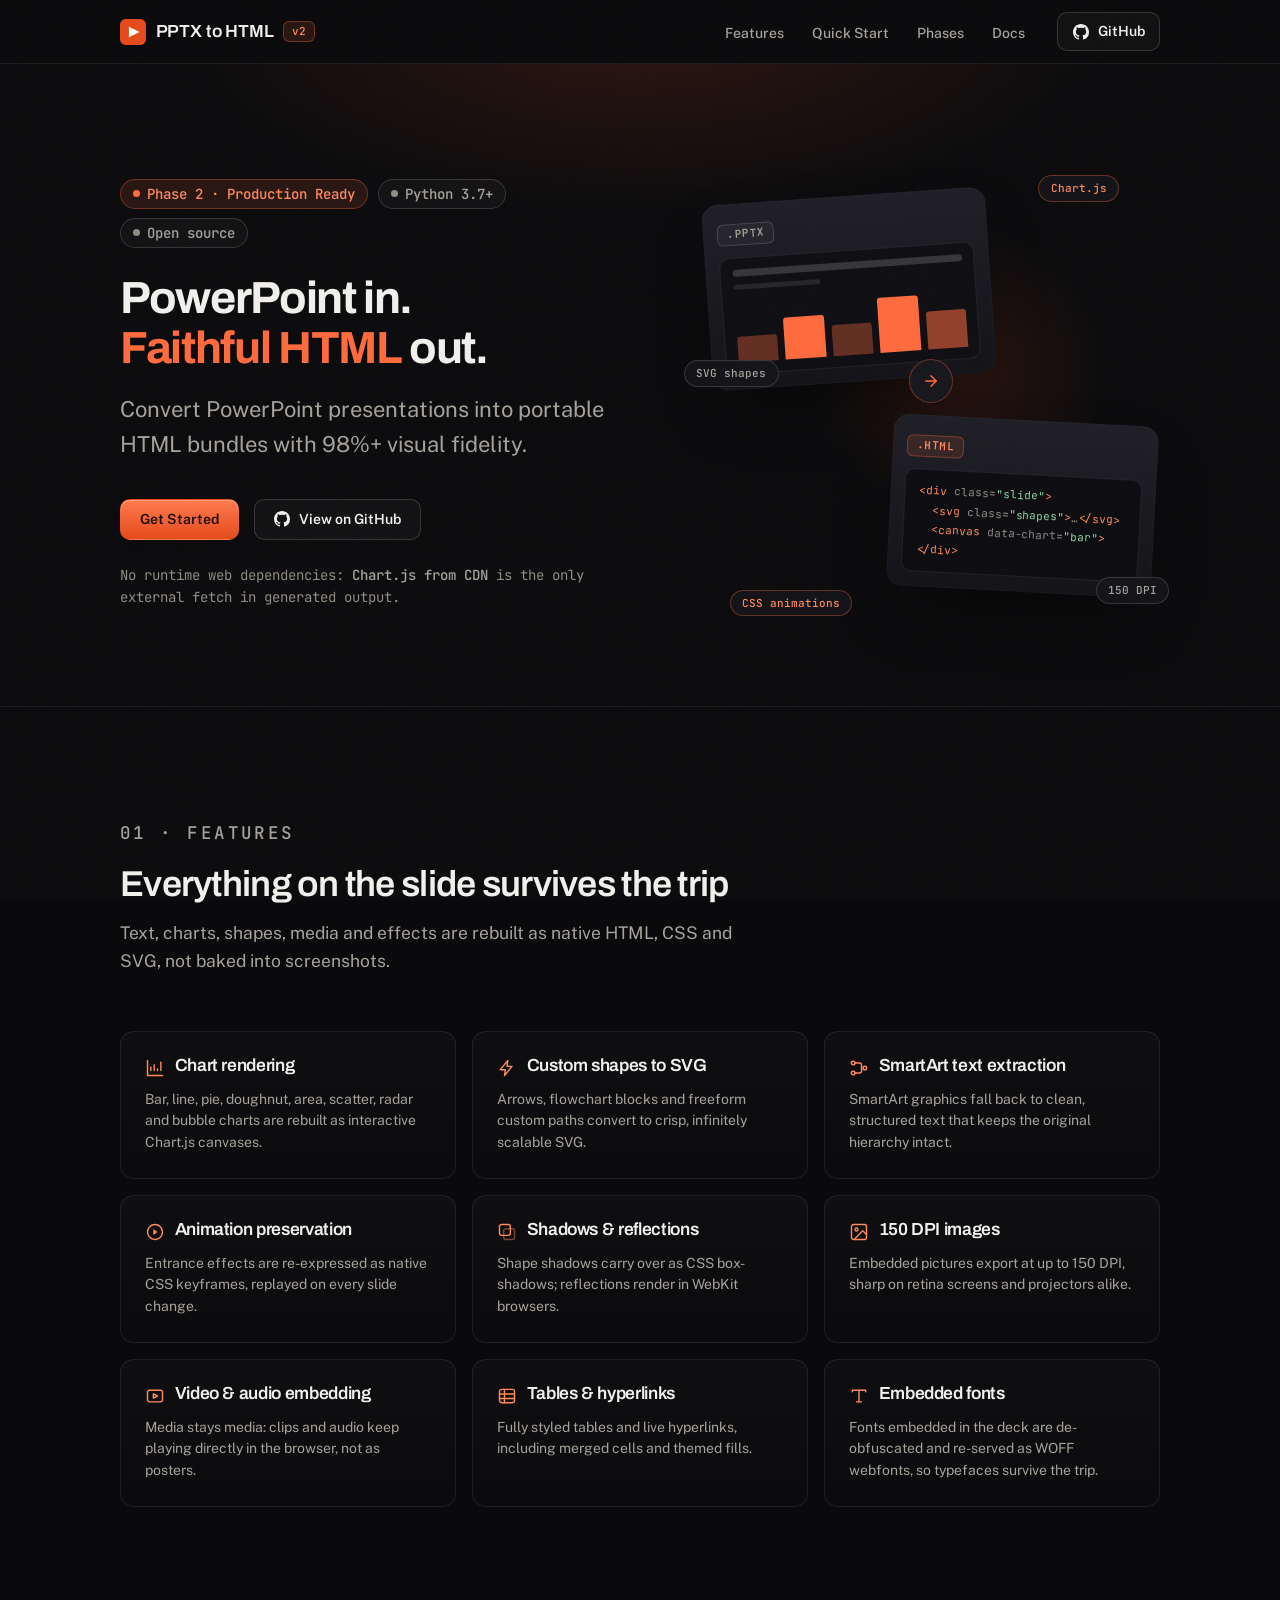
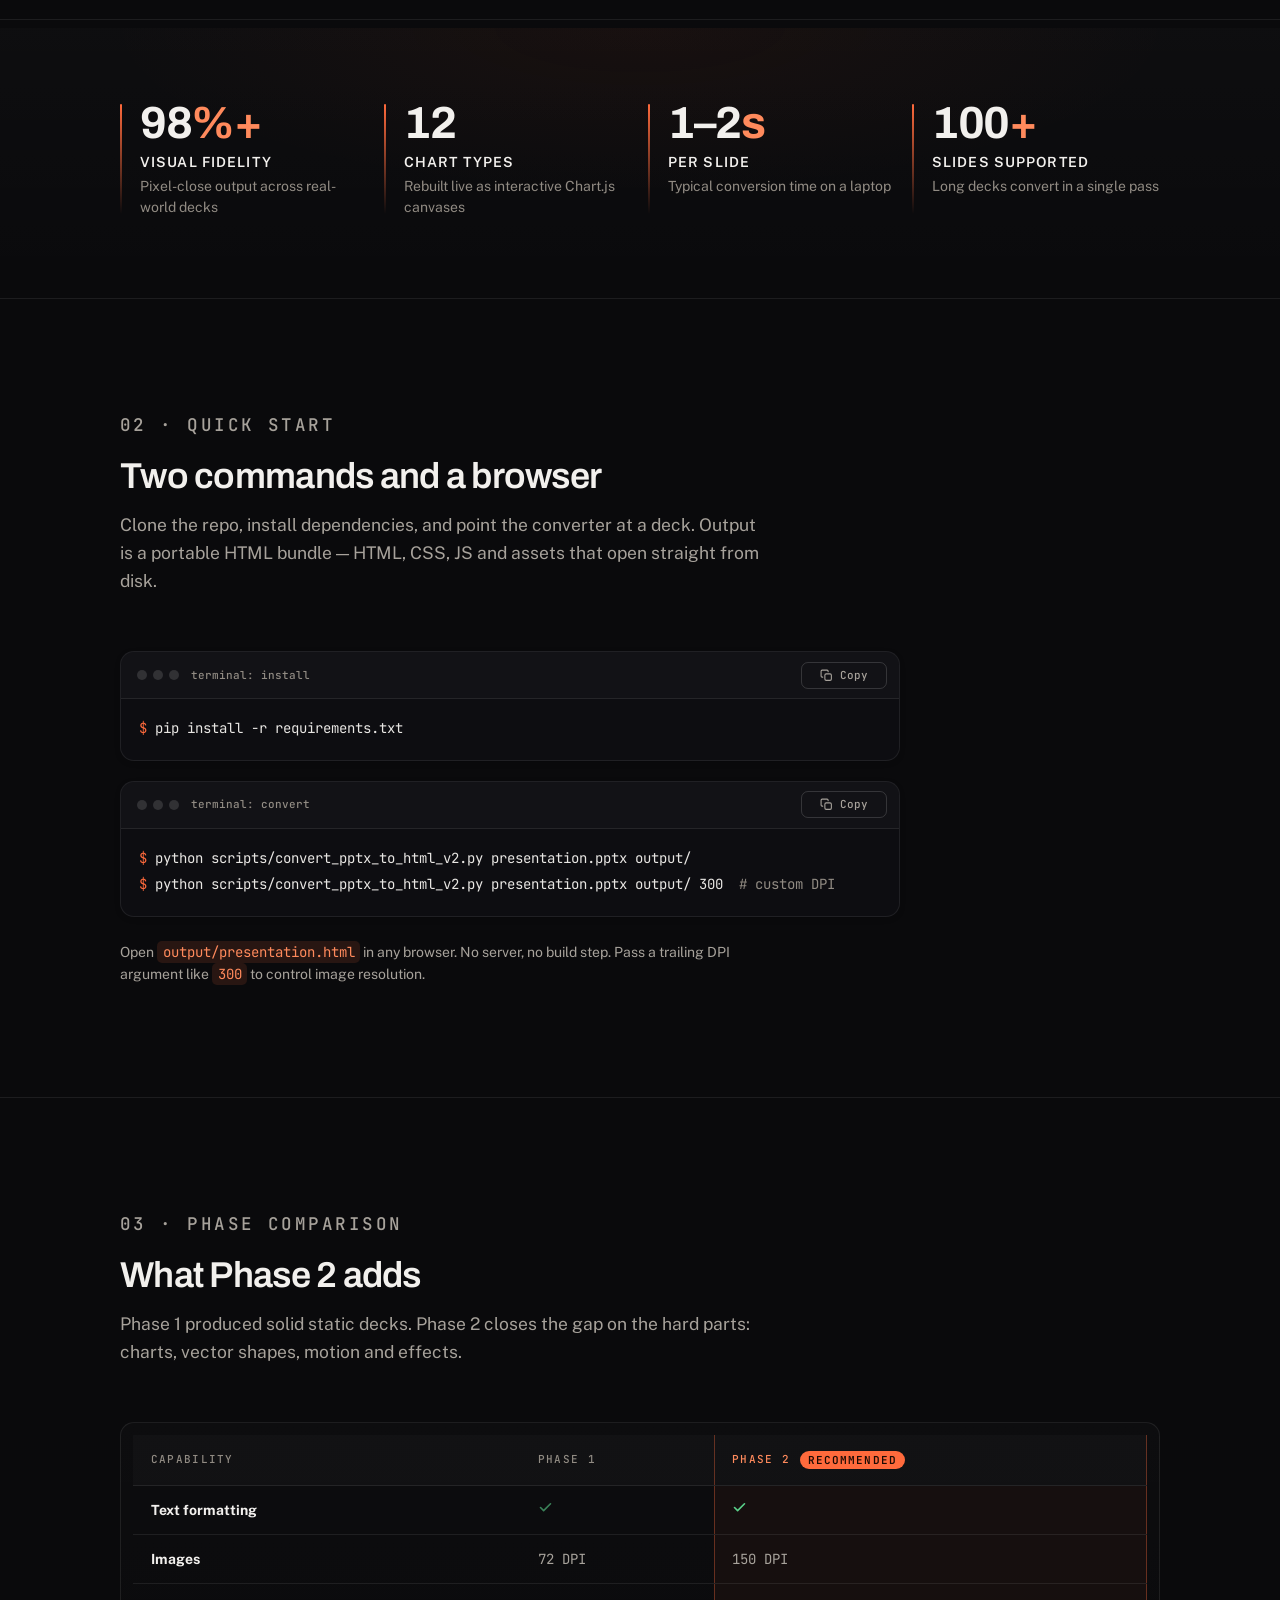
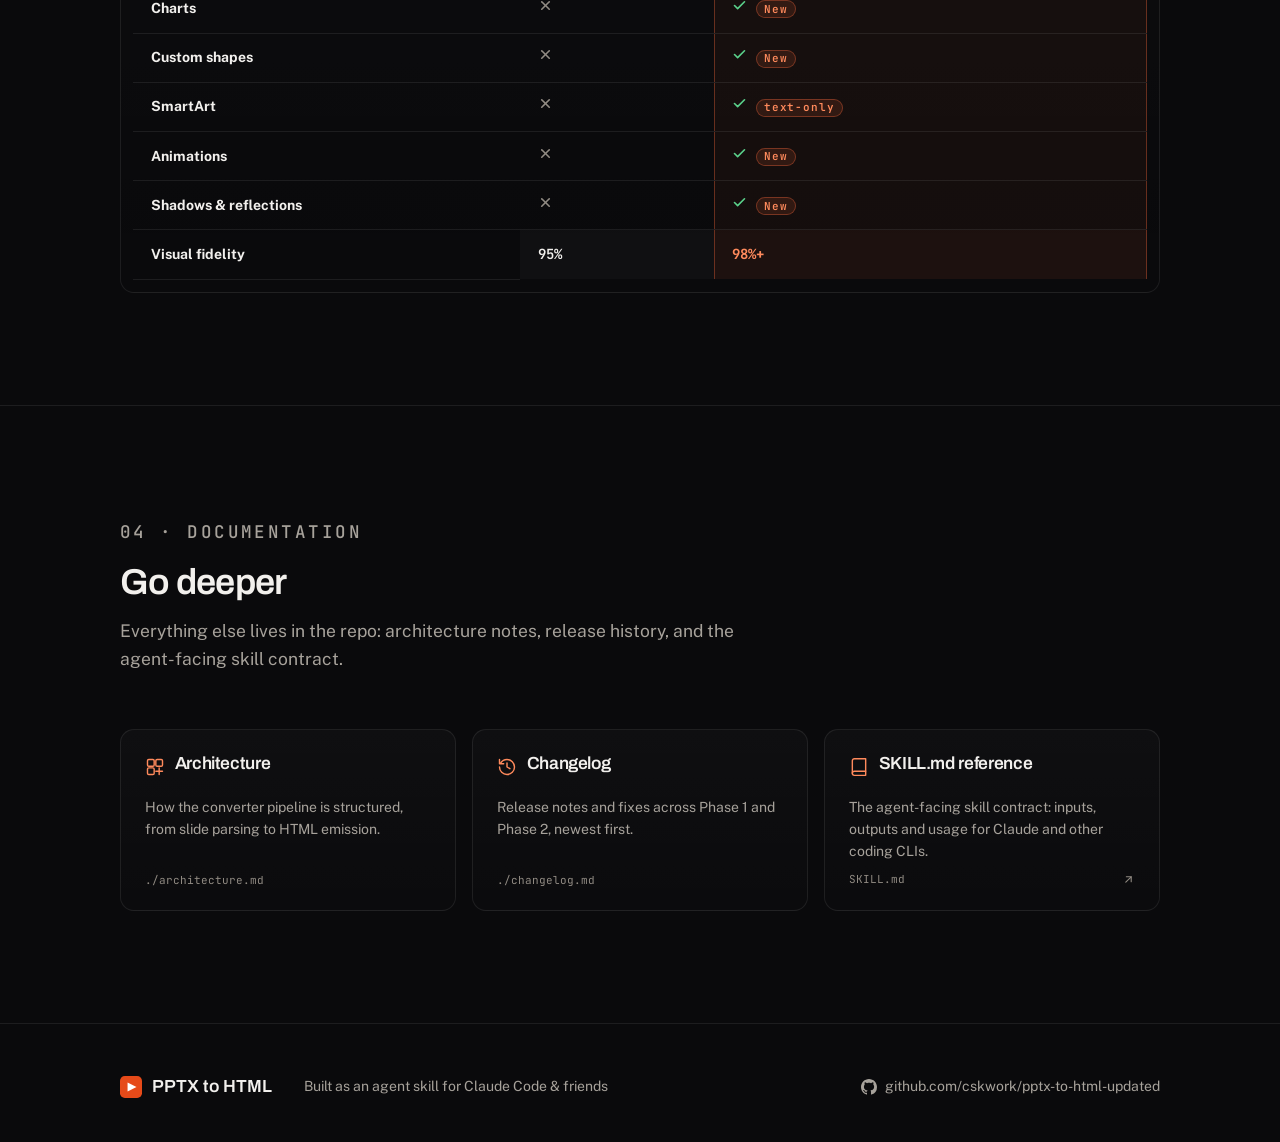
<file: docs/index.html>
<!DOCTYPE html>
<html lang="en">
<head>
  <meta charset="utf-8">
  <meta name="viewport" content="width=device-width, initial-scale=1">
  <title>PPTX to HTML — Faithful HTML from PowerPoint, 98%+ visual fidelity</title>
  <meta name="description" content="A Python agent skill that converts PowerPoint .pptx presentations into faithful HTML bundles with 98%+ visual fidelity. Charts, shapes, animations, embedded fonts, media and effects included.">
  <meta name="color-scheme" content="dark">
  <meta name="theme-color" content="#0a0a0c">
  <link rel="canonical" href="https://cskwork.github.io/pptx-to-html-updated/">

  <meta property="og:type" content="website">
  <meta property="og:title" content="PPTX to HTML — Faithful HTML from PowerPoint">
  <meta property="og:description" content="Convert PowerPoint presentations into faithful HTML bundles with 98%+ visual fidelity.">
  <meta property="og:url" content="https://cskwork.github.io/pptx-to-html-updated/">
  <meta name="twitter:card" content="summary">
  <meta name="twitter:title" content="PPTX to HTML — Faithful HTML from PowerPoint">
  <meta name="twitter:description" content="Convert PowerPoint presentations into faithful HTML bundles with 98%+ visual fidelity.">

  <link rel="icon" href="data:image/svg+xml,%3Csvg xmlns='http://www.w3.org/2000/svg' viewBox='0 0 32 32'%3E%3Crect width='32' height='32' rx='7' fill='%23E64A19'/%3E%3Cpath d='M11 9.5l13 6.5-13 6.5z' fill='white'/%3E%3C/svg%3E">

  <link rel="preconnect" href="https://fonts.googleapis.com">
  <link rel="preconnect" href="https://fonts.gstatic.com" crossorigin>
  <link href="https://fonts.googleapis.com/css2?family=Archivo:wght@500;600;700&family=JetBrains+Mono:wght@400;500;600&family=Public+Sans:wght@400;500;600&display=swap" rel="stylesheet">

  <noscript><style>.reveal{opacity:1 !important;transform:none !important}</style></noscript>

  <style>
    /* ============================================================
       Design tokens
       ============================================================ */
    :root {
      --bg: #0a0a0c;
      --surface: #121217;
      --surface-2: #16161c;
      --border: rgba(255, 255, 255, 0.08);
      --border-strong: rgba(255, 255, 255, 0.15);
      --text: #f2f0ed;
      --text-muted: #a7a29b;
      --text-faint: #918b83;
      --accent: #ff6a3c;
      --accent-bright: #ff8a5c;
      --accent-deep: #e64a19;
      --accent-soft: rgba(255, 106, 60, 0.12);
      --accent-border: rgba(255, 106, 60, 0.35);
      --green: #5ad08a;
      --font-display: 'Archivo', 'Public Sans', system-ui, sans-serif;
      --font-body: 'Public Sans', system-ui, -apple-system, 'Segoe UI', sans-serif;
      --font-mono: 'JetBrains Mono', 'SFMono-Regular', Consolas, monospace;
      --radius: 14px;
      --header-h: 64px;
      --container: 1120px;
    }

    /* ============================================================
       Base
       ============================================================ */
    *, *::before, *::after { box-sizing: border-box; }

    html {
      scroll-behavior: smooth;
      -webkit-text-size-adjust: 100%;
    }

    body {
      margin: 0;
      background: var(--bg);
      color: var(--text);
      font-family: var(--font-body);
      font-size: 17.5px;
      line-height: 1.6;
      -webkit-font-smoothing: antialiased;
    }

    /* subtle grain over everything, purely decorative */
    body::after {
      content: "";
      position: fixed;
      inset: 0;
      z-index: 2147483000;
      pointer-events: none;
      opacity: 0.035;
      background-image: url("data:image/svg+xml;utf8,%3Csvg xmlns='http://www.w3.org/2000/svg' width='120' height='120'%3E%3Cfilter id='n'%3E%3CfeTurbulence type='fractalNoise' baseFrequency='0.9' numOctaves='2' stitchTiles='stitch'/%3E%3C/filter%3E%3Crect width='100%25' height='100%25' filter='url(%23n)'/%3E%3C/svg%3E");
    }

    ::selection { background: var(--accent-deep); color: #fff; }

    h1, h2, h3 {
      font-family: var(--font-display);
      letter-spacing: -0.02em;
      line-height: 1.1;
      margin: 0;
    }

    p { margin: 0; }

    a { color: var(--accent-bright); text-decoration: none; }

    :is(a, button, [tabindex]):focus-visible {
      outline: 2px solid var(--accent);
      outline-offset: 3px;
      border-radius: 6px;
    }

    .container {
      max-width: var(--container);
      margin-inline: auto;
      padding-inline: clamp(1.25rem, 5vw, 2.5rem);
    }

    .sr-only {
      position: absolute;
      width: 1px; height: 1px;
      margin: -1px; padding: 0;
      overflow: hidden;
      clip: rect(0 0 0 0);
      white-space: nowrap;
      border: 0;
    }

    .skip-link {
      position: fixed;
      top: 12px; left: 12px;
      z-index: 2147483600;
      padding: 0.6rem 1rem;
      background: var(--accent);
      color: #1c0a04;
      font-weight: 600;
      font-size: 14px;
      line-height: 1.5;
      border-radius: 8px;
      transform: translateY(-300%);
      transition: transform 0.2s ease;
    }
    .skip-link:focus { transform: none; }

    [id] { scroll-margin-top: calc(var(--header-h) + 1.25rem); }

    /* ============================================================
       Buttons
       ============================================================ */
    .btn {
      display: inline-flex;
      align-items: center;
      gap: 0.55rem;
      padding: 0.72rem 1.2rem;
      border-radius: 10px;
      border: 1px solid transparent;
      font: 600 14px/1 var(--font-body);
      cursor: pointer;
      transition: transform 0.18s ease, box-shadow 0.18s ease,
                  background-color 0.18s ease, border-color 0.18s ease, color 0.18s ease;
    }
    .btn:active { transform: translateY(1px); }

    .btn-primary {
      background: linear-gradient(180deg, #ff7a4f, var(--accent-deep));
      color: #1c0a04;
      box-shadow: 0 1px 0 rgba(255, 255, 255, 0.25) inset, 0 4px 10px -6px rgba(0, 0, 0, 0.55);
    }
    .btn-primary:hover { box-shadow: 0 1px 0 rgba(255, 255, 255, 0.3) inset, 0 6px 10px -6px rgba(0, 0, 0, 0.6); transform: translateY(-1px); }

    .btn-ghost {
      background: rgba(255, 255, 255, 0.03);
      border-color: var(--border-strong);
      color: var(--text);
    }
    .btn-ghost:hover { border-color: rgba(255, 255, 255, 0.3); background: rgba(255, 255, 255, 0.06); transform: translateY(-1px); }

    .btn-sm { padding: 0.5rem 0.9rem; font-size: 14px; line-height: 1.5; }

    /* ============================================================
       Header
       ============================================================ */
    .site-header {
      position: sticky;
      top: 0;
      z-index: 100;
      height: var(--header-h);
      padding-inline: 8px;
      background: rgba(10, 10, 12, 0.82);
      backdrop-filter: blur(12px);
      -webkit-backdrop-filter: blur(12px);
      border-bottom: 1px solid var(--border);
    }

    .nav {
      display: flex;
      align-items: center;
      gap: 2rem;
      height: 100%;
    }

    .brand {
      display: inline-flex;
      align-items: center;
      gap: 0.6rem;
      font: 600 17.5px/1 var(--font-display);
      color: var(--text);
      letter-spacing: -0.01em;
      margin-right: auto;
    }
    .brand:hover { color: #fff; }
    .brand-tag {
      font: 500 11px/1 var(--font-mono);
      color: var(--accent-bright);
      background: var(--accent-soft);
      border: 1px solid var(--accent-border);
      padding: 0.22rem 0.5rem;
      border-radius: 6px;
    }

    .nav-links {
      display: flex;
      align-items: center;
      gap: 1.75rem;
      list-style: none;
      margin: 0;
      padding: 0;
    }
    .nav-links a {
      color: var(--text-muted);
      font-size: 14px;
      line-height: 1.6;
      font-weight: 500;
      transition: color 0.15s ease;
    }
    .nav-links a:hover { color: var(--text); }

    @media (max-width: 760px) {
      .nav-links { display: none; }
    }

    /* ============================================================
       Hero
       ============================================================ */
    .hero {
      position: relative;
      overflow: clip;
      padding: clamp(4.5rem, 9vw, 7.5rem) 8px clamp(3.5rem, 7vw, 6rem);
    }

    /* warm glow from the top */
    .hero::after {
      content: "";
      position: absolute;
      inset: 0;
      background: radial-gradient(52% 42% at 50% -6%, rgba(230, 74, 25, 0.16), transparent 70%);
      pointer-events: none;
    }

    .hero-grid {
      position: relative;
      z-index: 1;
      display: grid;
      grid-template-columns: minmax(0, 1.05fr) minmax(0, 0.95fr);
      gap: clamp(2.5rem, 6vw, 5rem);
      align-items: center;
    }

    .badges {
      display: flex;
      flex-wrap: wrap;
      gap: 0.6rem;
      margin-bottom: 1.6rem;
    }

    .badge {
      display: inline-flex;
      align-items: center;
      gap: 0.45rem;
      font: 500 14px/1 var(--font-mono);
      color: var(--text-muted);
      border: 1px solid var(--border-strong);
      background: rgba(255, 255, 255, 0.03);
      padding: 0.42rem 0.75rem;
      border-radius: 999px;
    }
    .badge-dot {
      width: 7px; height: 7px;
      border-radius: 50%;
      background: var(--text-faint);
      flex: none;
    }
    .badge-accent {
      color: var(--accent-bright);
      border-color: var(--accent-border);
      background: var(--accent-soft);
    }
    .badge-accent .badge-dot {
      background: var(--accent);
    }

    .hero h1 {
      font-size: clamp(28px, 5.6vw, 45px);
      font-weight: 700;
      letter-spacing: -0.03em;
      margin-bottom: 1.25rem;
    }
    .hero h1 .grad {
      color: var(--accent);
    }

    .hero-lede {
      font-size: 22px;
      line-height: 1.6;
      color: var(--text-muted);
      max-width: 34em;
      margin-bottom: 2.25rem;
    }

    .hero-ctas {
      display: flex;
      flex-wrap: wrap;
      gap: 0.9rem;
      margin-bottom: 1.5rem;
    }

    .hero-note {
      font: 400 14px/1.6 var(--font-mono);
      color: var(--text-faint);
    }
    .hero-note strong { color: var(--text-muted); font-weight: 500; }

    /* ---------- hero visual ---------- */
    .hero-visual { position: relative; min-height: 420px; }

    .hero-visual::before {
      content: "";
      position: absolute;
      inset: -8% -6%;
      background: radial-gradient(42% 42% at 55% 45%, rgba(230, 74, 25, 0.15), transparent 70%);
      pointer-events: none;
    }

    .hv-card {
      position: absolute;
      border-radius: 16px;
      background: linear-gradient(180deg, #1e1e25, #121217);
      box-shadow: 0 30px 70px -28px rgba(0, 0, 0, 0.75), 0 0 0 1px rgba(255, 255, 255, 0.02) inset;
      padding: 0.9rem;
    }

    .hv-pptx {
      width: 62%;
      left: 1%;
      top: 3%;
      transform: rotate(-4deg);
      z-index: 2;
    }

    .hv-html {
      width: 58%;
      right: 1%;
      bottom: 3%;
      transform: rotate(3deg);
      z-index: 3;
    }

    .hv-tag {
      display: inline-block;
      font: 600 11px/1 var(--font-mono);
      letter-spacing: 0.04em;
      color: var(--text-muted);
      border: 1px solid var(--border-strong);
      background: rgba(255, 255, 255, 0.04);
      padding: 0.3rem 0.55rem;
      border-radius: 6px;
    }
    .hv-html .hv-tag { color: var(--accent-bright); border-color: var(--accent-border); background: var(--accent-soft); }

    .hv-thumb {
      margin-top: 0.7rem;
      border: 1px solid var(--border);
      border-radius: 10px;
      background: #0e0e12;
      padding: 0.7rem;
      display: flex;
      flex-direction: column;
      gap: 0.5rem;
    }

    .sk { height: 7px; border-radius: 99px; background: rgba(255, 255, 255, 0.16); }
    .sk.short { width: 38%; height: 5px; background: rgba(255, 255, 255, 0.09); }

    .hv-chart {
      display: flex;
      align-items: flex-end;
      gap: 7px;
      height: 62px;
      margin-top: 0.2rem;
    }
    .hv-chart i {
      flex: 1;
      border-radius: 3px 3px 0 0;
      background: rgba(255, 106, 60, 0.35);
    }
    .hv-chart i:nth-child(1) { height: 42%; }
    .hv-chart i:nth-child(2) { height: 68%; background: var(--accent); }
    .hv-chart i:nth-child(3) { height: 50%; }
    .hv-chart i:nth-child(4) { height: 88%; background: var(--accent); }
    .hv-chart i:nth-child(5) { height: 62%; background: rgba(255, 106, 60, 0.55); }

    .hv-code {
      margin-top: 0.7rem;
      border: 1px solid var(--border);
      border-radius: 10px;
      background: #0c0c10;
      padding: 0.7rem 0.8rem;
      font: 400 11px/1.8 var(--font-mono);
      color: var(--text-muted);
      white-space: pre;
      overflow: hidden;
    }
    .hv-code .t { color: var(--accent-bright); }
    .hv-code .s { color: #8fd6a8; }
    .hv-code .in { color: var(--text-faint); }

    .hv-arrow {
      position: absolute;
      left: 50%;
      top: 47%;
      transform: translate(-50%, -50%);
      z-index: 4;
      width: 44px; height: 44px;
      display: grid;
      place-items: center;
      border-radius: 50%;
      background: #16161c;
      border: 1px solid var(--accent-border);
      color: var(--accent);
    }

    .chip {
      position: absolute;
      z-index: 5;
      font: 500 11px/1 var(--font-mono);
      color: var(--text-muted);
      background: rgba(20, 20, 25, 0.85);
      border: 1px solid var(--border-strong);
      border-radius: 999px;
      padding: 0.42rem 0.7rem;
      backdrop-filter: blur(6px);
      -webkit-backdrop-filter: blur(6px);
      animation: hv-float 5.5s ease-in-out infinite alternate;
    }
    .chip-1 { top: -2%; right: 9%; animation-delay: -0.8s; }
    .chip-2 { left: -4%; top: 42%; animation-delay: -2.1s; }
    .chip-3 { right: -2%; bottom: 0%; animation-delay: -3.4s; }
    .chip-4 { left: 6%; bottom: -3%; animation-delay: -4.6s; }
    .chip-em { color: var(--accent-bright); border-color: var(--accent-border); }

    @keyframes hv-float {
      from { transform: translateY(-5px); }
      to   { transform: translateY(6px); }
    }

    @media (max-width: 940px) {
      .hero-grid { grid-template-columns: 1fr; }
      .hero-visual { min-height: 360px; max-width: 520px; }
      .chip-2 { left: 0; }
      .chip-3 { right: 0; }
    }

    /* ============================================================
       Sections: shared
       ============================================================ */
    .section {
      padding: clamp(4rem, 9vw, 6.5rem) 8px;
    }

    .divider {
      border: 0;
      border-top: 1px solid var(--border);
      margin: 8px 0;
    }

    .eyebrow {
      font: 500 11px/1 var(--font-mono);
      letter-spacing: 0.14em;
      text-transform: uppercase;
      color: var(--accent-bright);
      margin-bottom: 1.1rem;
    }

    .section-head { max-width: 640px; margin-bottom: clamp(2.25rem, 5vw, 3.5rem); }

    .section-head h2 {
      font-size: clamp(28px, 3.4vw, 36px);
      font-weight: 600;
      margin-bottom: 0.9rem;
    }

    .section-head p { color: var(--text-muted); font-size: 17.5px; line-height: 1.6; }

    /* ============================================================
       Features
       ============================================================ */
    .feature-grid {
      display: grid;
      grid-template-columns: repeat(auto-fill, minmax(255px, 1fr));
      gap: 1rem;
    }

    .feature-card {
      padding: 1.5rem;
      border: 1px solid var(--border);
      border-radius: var(--radius);
      background: linear-gradient(180deg, rgba(255, 255, 255, 0.025), rgba(255, 255, 255, 0.008));
      transition: transform 0.22s ease, border-color 0.22s ease, background-color 0.22s ease;
    }
    .feature-card:hover {
      transform: translateY(-3px);
      border-color: var(--accent-border);
      background-color: rgba(255, 106, 60, 0.03);
    }

    .card-head {
      display: flex;
      align-items: flex-start;
      gap: 0.6rem;
      margin-bottom: 0.65rem;
    }

    .card-head svg {
      width: 20px;
      height: 20px;
      flex: none;
      color: var(--accent-bright);
      margin-top: 0.16rem;
    }

    .card-head h3 { margin: 0; }

    .feature-card h3 {
      font-size: 17.5px;
      font-weight: 600;
    }

    .feature-card p {
      font-size: 14px;
      color: var(--text-muted);
      line-height: 1.55;
    }

    /* ============================================================
       Stats band
       ============================================================ */
    .stats-band {
      padding: clamp(3rem, 6vw, 4.5rem) 8px;
      background:
        radial-gradient(60% 90% at 50% 0%, rgba(230, 74, 25, 0.05), transparent 70%),
        linear-gradient(180deg, rgba(255, 255, 255, 0.015), transparent);
    }

    .stats {
      display: grid;
      grid-template-columns: repeat(4, 1fr);
      gap: 1.5rem 1rem;
    }

    .stat { position: relative; padding-left: 1.25rem; }
    .stat::before {
      content: "";
      position: absolute;
      left: 0; top: 0.3rem; bottom: 0.3rem;
      width: 2px;
      border-radius: 2px;
      background: linear-gradient(180deg, var(--accent), transparent);
    }

    .stat-num {
      font: 700 clamp(28px, 4.5vw, 45px)/1 var(--font-display);
      letter-spacing: -0.03em;
      color: var(--text);
      display: block;
      margin-bottom: 0.55rem;
      font-variant-numeric: tabular-nums;
    }
    .stat-num .unit { color: var(--accent-bright); }

    .stat-label {
      display: block;
      font: 600 14px/1.3 var(--font-body);
      letter-spacing: 0.08em;
      text-transform: uppercase;
      color: var(--text);
      margin-bottom: 0.3rem;
    }

    .stat-desc {
      display: block;
      font-size: 14px;
      line-height: 1.5;
      color: var(--text-faint);
      line-height: 1.5;
    }

    @media (max-width: 760px) {
      .stats { grid-template-columns: 1fr 1fr; gap: 2rem 1rem; }
    }

    /* ============================================================
       Quick start
       ============================================================ */
    .code-stack {
      display: grid;
      gap: 1.25rem;
      max-width: 780px;
    }

    .code-card {
      border: 1px solid var(--border);
      border-radius: var(--radius);
      background: #0d0d11;
      overflow: hidden;
      box-shadow: 0 2px 8px -4px rgba(0, 0, 0, 0.4);
    }

    .code-head {
      display: flex;
      align-items: center;
      gap: 0.75rem;
      padding: 0.6rem 0.75rem 0.6rem 1rem;
      border-bottom: 1px solid var(--border);
      background: rgba(255, 255, 255, 0.02);
    }

    .dots { display: flex; gap: 6px; }
    .dots i {
      width: 10px; height: 10px;
      border-radius: 50%;
      background: rgba(255, 255, 255, 0.13);
    }

    .code-title {
      font: 500 11px/1 var(--font-mono);
      color: var(--text-faint);
      margin-right: auto;
      overflow: hidden;
      text-overflow: ellipsis;
      white-space: nowrap;
    }

    .copy-btn {
      display: inline-flex;
      align-items: center;
      gap: 0.4rem;
      font: 500 11px/1 var(--font-mono);
      color: var(--text-muted);
      background: transparent;
      border: 1px solid var(--border-strong);
      border-radius: 7px;
      padding: 0.38rem 0.6rem;
      cursor: pointer;
      min-width: 5.4rem;
      justify-content: center;
      transition: color 0.15s ease, border-color 0.15s ease, background-color 0.15s ease;
    }
    .copy-btn:hover { color: var(--accent-bright); border-color: var(--accent-border); }
    .copy-btn.copied { color: var(--green); border-color: rgba(90, 208, 138, 0.4); background: rgba(90, 208, 138, 0.07); }

    .code-card pre {
      margin: 0;
      padding: 1rem 1.15rem 1.1rem;
      overflow-x: auto;
    }

    .code-card code {
      font: 400 14px/1.9 var(--font-mono);
      color: #e8e6e3;
      display: block;
      min-width: max-content;
    }

    .ln { display: block; white-space: pre; }
    .ln.cmd::before {
      content: "$ ";
      color: var(--accent);
      user-select: none;
      -webkit-user-select: none;
    }
    .cm { color: var(--text-faint); }

    .quickstart-note {
      margin-top: 1.5rem;
      font-size: 14px;
      line-height: 1.6;
      color: var(--text-muted);
      max-width: 640px;
    }
    .quickstart-note code {
      font: 400 14px/1.6 var(--font-mono);
      color: var(--accent-bright);
      background: var(--accent-soft);
      border-radius: 5px;
      padding: 0.15em 0.4em;
    }

    /* ============================================================
       Phase table
       ============================================================ */
    .table-wrap {
      border: 1px solid var(--border);
      border-radius: var(--radius);
      padding: 0.75rem;
      overflow-x: auto;
      background: linear-gradient(180deg, rgba(255, 255, 255, 0.015), transparent);
    }

    .cmp { width: 100%; border-collapse: collapse; min-width: 600px; }

    .cmp th, .cmp td {
      text-align: left;
      padding: 0.85rem 1.1rem;
      border-bottom: 1px solid var(--border);
      font-size: 14px;
      line-height: 1.5;
      vertical-align: middle;
    }

    .cmp thead th {
      font: 500 11px/1.4 var(--font-mono);
      letter-spacing: 0.12em;
      text-transform: uppercase;
      color: var(--text-faint);
      background: rgba(255, 255, 255, 0.02);
      padding-top: 1rem;
      padding-bottom: 1rem;
      white-space: nowrap;
    }

    .cmp tbody tr:last-child td { border-bottom: none; }
    .cmp tbody tr:hover td { background: rgba(255, 255, 255, 0.015); }

    .p2 { box-shadow: inset 1px 0 0 var(--accent-border), inset -1px 0 0 var(--accent-border); }
    thead .p2 { background: rgba(255, 106, 60, 0.07); }
    tbody .p2 { background: rgba(255, 106, 60, 0.045); }

    thead .p2 .col-name { color: var(--accent-bright); }

    .pill-rec {
      display: inline-block;
      font: 600 11px/1 var(--font-mono);
      letter-spacing: 0.1em;
      text-transform: uppercase;
      color: #1c0a04;
      background: var(--accent);
      border-radius: 999px;
      padding: 0.22rem 0.5rem;
      margin-left: 0.6rem;
      vertical-align: middle;
    }

    .ok { color: var(--green); }
    .ok-dim { color: rgba(90, 208, 138, 0.6); }
    .no {
      color: var(--text-faint);
      font-weight: 400;
    }

    .pill-new {
      display: inline-block;
      font: 600 11px/1 var(--font-mono);
      letter-spacing: 0.08em;
      color: var(--accent-bright);
      background: var(--accent-soft);
      border: 1px solid var(--accent-border);
      border-radius: 999px;
      padding: 0.16rem 0.45rem;
      margin-left: 0.55rem;
      vertical-align: middle;
    }

    .dpi { font-family: var(--font-mono); font-size: 14px; line-height: 1.5; color: var(--text-muted); }

    .row-final td {
      background: rgba(255, 255, 255, 0.025);
      font-weight: 600;
    }
    .row-final td.p2 { background: rgba(255, 106, 60, 0.08); }
    .row-final .dpi { color: var(--text); font-weight: 600; }
    .row-final .dpi strong { color: var(--accent-bright); }

    /* ============================================================
       Docs cards
       ============================================================ */
    .docs-grid {
      display: grid;
      grid-template-columns: repeat(auto-fill, minmax(270px, 1fr));
      gap: 1rem;
    }

    .doc-card {
      position: relative;
      display: flex;
      flex-direction: column;
      gap: 0.65rem;
      padding: 1.5rem;
      border: 1px solid var(--border);
      border-radius: var(--radius);
      background: linear-gradient(180deg, rgba(255, 255, 255, 0.025), rgba(255, 255, 255, 0.008));
      color: var(--text);
      transition: transform 0.22s ease, border-color 0.22s ease;
    }
    .doc-card:hover { transform: translateY(-3px); border-color: var(--accent-border); color: var(--text); }

    .doc-card h3 { font-size: 17.5px; font-weight: 600; }

    .doc-card p { font-size: 14px; color: var(--text-muted); line-height: 1.55; flex: 1; }

    .doc-meta {
      display: inline-flex;
      align-items: center;
      gap: 0.45rem;
      font: 400 11px/1 var(--font-mono);
      color: var(--text-faint);
    }
    .doc-card:hover .doc-meta { color: var(--accent-bright); }

    .ext-icon { margin-left: auto; color: var(--text-faint); flex: none; }
    .doc-card:hover .ext-icon { color: var(--accent-bright); }

    /* ============================================================
       Footer
       ============================================================ */
    .site-footer {
      padding: 2.75rem 8px;
      border-bottom: none;
    }

    .footer-inner {
      display: flex;
      flex-wrap: wrap;
      align-items: center;
      gap: 1rem 2rem;
    }

    .footer-brand {
      display: inline-flex;
      align-items: center;
      gap: 0.6rem;
      font: 600 17.5px/1 var(--font-display);
      color: var(--text);
    }

    .footer-tag { color: var(--text-muted); font-size: 14px; line-height: 1.5; }

    .footer-link {
      margin-left: auto;
      display: inline-flex;
      align-items: center;
      gap: 0.5rem;
      color: var(--text-muted);
      font-size: 14px;
      line-height: 1.5;
      transition: color 0.15s ease;
    }
    .footer-link:hover { color: var(--text); }

    /* ============================================================
       Scroll reveal
       ============================================================ */
    .reveal {
      opacity: 0;
      transform: translateY(18px);
      transition: opacity 0.65s ease, transform 0.65s cubic-bezier(0.2, 0.7, 0.2, 1);
    }
    .reveal.is-visible { opacity: 1; transform: none; }

    .feature-grid > .reveal:nth-child(2) { transition-delay: 0.06s; }
    .feature-grid > .reveal:nth-child(3) { transition-delay: 0.12s; }
    .feature-grid > .reveal:nth-child(4) { transition-delay: 0.18s; }
    .feature-grid > .reveal:nth-child(5) { transition-delay: 0.24s; }
    .feature-grid > .reveal:nth-child(6) { transition-delay: 0.30s; }
    .feature-grid > .reveal:nth-child(7) { transition-delay: 0.36s; }
    .feature-grid > .reveal:nth-child(8) { transition-delay: 0.42s; }
    .feature-grid > .reveal:nth-child(9) { transition-delay: 0.48s; }
    .docs-grid > .reveal:nth-child(2) { transition-delay: 0.08s; }
    .docs-grid > .reveal:nth-child(3) { transition-delay: 0.16s; }
    .stats > .reveal:nth-child(2) { transition-delay: 0.08s; }
    .stats > .reveal:nth-child(3) { transition-delay: 0.16s; }
    .stats > .reveal:nth-child(4) { transition-delay: 0.24s; }

    /* ============================================================
       Reduced motion
       ============================================================ */
    @media (prefers-reduced-motion: reduce) {
      html { scroll-behavior: auto; }
      *, *::before, *::after {
        animation-duration: 0.01ms !important;
        animation-iteration-count: 1 !important;
        transition-duration: 0.01ms !important;
      }
      .reveal { opacity: 1 !important; transform: none !important; }
    }
  </style>
</head>
<body id="top">

  <a class="skip-link" href="#main">Skip to content</a>

  <header class="site-header">
    <nav class="nav container" aria-label="Main">
      <a class="brand" href="#top" aria-label="PPTX to HTML home">
        <svg width="26" height="26" viewBox="0 0 32 32" aria-hidden="true" focusable="false">
          <rect width="32" height="32" rx="7" fill="#E64A19"></rect>
          <path d="M11 9.5l13 6.5-13 6.5z" fill="#fff"></path>
        </svg>
        <span>PPTX to HTML</span>
        <span class="brand-tag">v2</span>
      </a>
      <ul class="nav-links">
        <li><a href="#features">Features</a></li>
        <li><a href="#quickstart">Quick Start</a></li>
        <li><a href="#phases">Phases</a></li>
        <li><a href="#docs">Docs</a></li>
      </ul>
      <a class="btn btn-ghost btn-sm" href="https://github.com/cskwork/pptx-to-html-updated" target="_blank" rel="noopener">
        <svg width="16" height="16" viewBox="0 0 16 16" fill="currentColor" aria-hidden="true" focusable="false"><path d="M8 0C3.58 0 0 3.58 0 8c0 3.54 2.29 6.53 5.47 7.59.4.07.55-.17.55-.38 0-.19-.01-.82-.01-1.49-2.01.37-2.53-.49-2.69-.94-.09-.23-.48-.94-.82-1.13-.28-.15-.68-.52-.01-.53.63-.01 1.08.58 1.23.82.72 1.21 1.87.87 2.33.66.07-.52.28-.87.51-1.07-1.78-.2-3.64-.89-3.64-3.95 0-.87.31-1.59.82-2.15-.08-.2-.36-1.02.08-2.12 0 0 .67-.21 2.2.82.64-.18 1.32-.27 2-.27.68 0 1.36.09 2 .27 1.53-1.04 2.2-.82 2.2-.82.44 1.1.16 1.92.08 2.12.51.56.82 1.27.82 2.15 0 3.07-1.87 3.75-3.65 3.95.29.25.54.73.54 1.48 0 1.07-.01 1.93-.01 2.2 0 .21.15.46.55.38A8.01 8.01 0 0 0 16 8c0-4.42-3.58-8-8-8z"></path></svg>
        <span>GitHub</span>
      </a>
    </nav>
  </header>

  <main id="main">

    <!-- ================= Hero ================= -->
    <section class="hero" aria-labelledby="hero-title">
      <div class="container hero-grid">
        <div class="hero-copy">
          <div class="badges reveal">
            <span class="badge badge-accent"><span class="badge-dot"></span>Phase 2 · Production Ready</span>
            <span class="badge"><span class="badge-dot"></span>Python 3.7+</span>
            <span class="badge"><span class="badge-dot"></span>Open source</span>
          </div>
          <h1 id="hero-title" class="reveal">PowerPoint in.<br><span class="grad">Faithful HTML</span> out.</h1>
          <p class="hero-lede reveal">Convert PowerPoint presentations into portable HTML bundles with 98%+ visual fidelity.</p>
          <div class="hero-ctas reveal">
            <a class="btn btn-primary" href="#quickstart">Get Started</a>
            <a class="btn btn-ghost" href="https://github.com/cskwork/pptx-to-html-updated" target="_blank" rel="noopener">
              <svg width="16" height="16" viewBox="0 0 16 16" fill="currentColor" aria-hidden="true" focusable="false"><path d="M8 0C3.58 0 0 3.58 0 8c0 3.54 2.29 6.53 5.47 7.59.4.07.55-.17.55-.38 0-.19-.01-.82-.01-1.49-2.01.37-2.53-.49-2.69-.94-.09-.23-.48-.94-.82-1.13-.28-.15-.68-.52-.01-.53.63-.01 1.08.58 1.23.82.72 1.21 1.87.87 2.33.66.07-.52.28-.87.51-1.07-1.78-.2-3.64-.89-3.64-3.95 0-.87.31-1.59.82-2.15-.08-.2-.36-1.02.08-2.12 0 0 .67-.21 2.2.82.64-.18 1.32-.27 2-.27.68 0 1.36.09 2 .27 1.53-1.04 2.2-.82 2.2-.82.44 1.1.16 1.92.08 2.12.51.56.82 1.27.82 2.15 0 3.07-1.87 3.75-3.65 3.95.29.25.54.73.54 1.48 0 1.07-.01 1.93-.01 2.2 0 .21.15.46.55.38A8.01 8.01 0 0 0 16 8c0-4.42-3.58-8-8-8z"></path></svg>
              View on GitHub
            </a>
          </div>
          <p class="hero-note reveal">No runtime web dependencies: <strong>Chart.js from CDN</strong> is the only external fetch in generated output.</p>
        </div>

        <div class="hero-visual reveal" aria-hidden="true">
          <div class="hv-card hv-pptx">
            <span class="hv-tag">.PPTX</span>
            <div class="hv-thumb">
              <span class="sk"></span>
              <span class="sk short"></span>
              <div class="hv-chart"><i></i><i></i><i></i><i></i><i></i></div>
            </div>
          </div>
          <div class="hv-arrow">
            <svg width="18" height="18" viewBox="0 0 24 24" fill="none" stroke="currentColor" stroke-width="2" stroke-linecap="round" stroke-linejoin="round" aria-hidden="true" focusable="false"><path d="M5 12h14"></path><path d="m12 5 7 7-7 7"></path></svg>
          </div>
          <div class="hv-card hv-html">
            <span class="hv-tag">.HTML</span>
            <div class="hv-code"><span class="t">&lt;div</span> <span class="in">class</span>=<span class="s">"slide"</span><span class="t">&gt;</span>
  <span class="t">&lt;svg</span> <span class="in">class</span>=<span class="s">"shapes"</span><span class="t">&gt;</span>…<span class="t">&lt;/svg&gt;</span>
  <span class="t">&lt;canvas</span> <span class="in">data-chart</span>=<span class="s">"bar"</span><span class="t">&gt;</span>
<span class="t">&lt;/div&gt;</span></div>
          </div>
          <span class="chip chip-1 chip-em">Chart.js</span>
          <span class="chip chip-2">SVG shapes</span>
          <span class="chip chip-3">150 DPI</span>
          <span class="chip chip-4 chip-em">CSS animations</span>
        </div>
      </div>
    </section>

    <hr class="divider">

    <!-- ================= Features ================= -->
    <section id="features" class="section" aria-labelledby="features-title">
      <div class="container">
        <div class="section-head reveal">
          <p class="eyebrow">01 · Features</p>
          <h2 id="features-title">Everything on the slide survives the trip</h2>
          <p>Text, charts, shapes, media and effects are rebuilt as native HTML, CSS and SVG, not baked into screenshots.</p>
        </div>

        <div class="feature-grid">
          <article class="feature-card reveal">
            <div class="card-head">
              <svg width="20" height="20" viewBox="0 0 24 24" fill="none" stroke="currentColor" stroke-width="1.7" stroke-linecap="round" stroke-linejoin="round" aria-hidden="true" focusable="false"><path d="M3 3v18h18"></path><path d="M7 15v-4"></path><path d="M11 15V8"></path><path d="M15 15v-2"></path><path d="M19 15V5"></path></svg>
              <h3>Chart rendering</h3>
            </div>
            <p>Bar, line, pie, doughnut, area, scatter, radar and bubble charts are rebuilt as interactive Chart.js canvases.</p>
          </article>

          <article class="feature-card reveal">
            <div class="card-head">
              <svg width="20" height="20" viewBox="0 0 24 24" fill="none" stroke="currentColor" stroke-width="1.7" stroke-linecap="round" stroke-linejoin="round" aria-hidden="true" focusable="false"><path d="M13 3 4 14h6l-1 7 9-11h-6l1-7z"></path></svg>
              <h3>Custom shapes to SVG</h3>
            </div>
            <p>Arrows, flowchart blocks and freeform custom paths convert to crisp, infinitely scalable SVG.</p>
          </article>

          <article class="feature-card reveal">
            <div class="card-head">
              <svg width="20" height="20" viewBox="0 0 24 24" fill="none" stroke="currentColor" stroke-width="1.7" stroke-linecap="round" stroke-linejoin="round" aria-hidden="true" focusable="false"><circle cx="5" cy="6" r="2.2"></circle><circle cx="5" cy="18" r="2.2"></circle><circle cx="19" cy="12" r="2.2"></circle><path d="M7 6h6a2 2 0 0 1 2 2v8"></path><path d="M7 18h6a2 2 0 0 0 2-2"></path></svg>
              <h3>SmartArt text extraction</h3>
            </div>
            <p>SmartArt graphics fall back to clean, structured text that keeps the original hierarchy intact.</p>
          </article>

          <article class="feature-card reveal">
            <div class="card-head">
              <svg width="20" height="20" viewBox="0 0 24 24" fill="none" stroke="currentColor" stroke-width="1.7" stroke-linecap="round" stroke-linejoin="round" aria-hidden="true" focusable="false"><circle cx="12" cy="12" r="9"></circle><path d="m10 8.5 5 3.5-5 3.5z" fill="currentColor" stroke="none"></path></svg>
              <h3>Animation preservation</h3>
            </div>
            <p>Entrance effects are re-expressed as native CSS keyframes, replayed on every slide change.</p>
          </article>

          <article class="feature-card reveal">
            <div class="card-head">
              <svg width="20" height="20" viewBox="0 0 24 24" fill="none" stroke="currentColor" stroke-width="1.7" stroke-linecap="round" stroke-linejoin="round" aria-hidden="true" focusable="false"><rect x="3" y="3" width="13" height="13" rx="2.5"></rect><rect x="8" y="8" width="13" height="13" rx="2.5" opacity="0.45"></rect></svg>
              <h3>Shadows &amp; reflections</h3>
            </div>
            <p>Shape shadows carry over as CSS box-shadows; reflections render in WebKit browsers.</p>
          </article>

          <article class="feature-card reveal">
            <div class="card-head">
              <svg width="20" height="20" viewBox="0 0 24 24" fill="none" stroke="currentColor" stroke-width="1.7" stroke-linecap="round" stroke-linejoin="round" aria-hidden="true" focusable="false"><rect x="3" y="3" width="18" height="18" rx="2.5"></rect><circle cx="9" cy="9" r="1.8"></circle><path d="m21 15-4.5-4.5L7 20"></path></svg>
              <h3>150 DPI images</h3>
            </div>
            <p>Embedded pictures export at up to 150 DPI, sharp on retina screens and projectors alike.</p>
          </article>

          <article class="feature-card reveal">
            <div class="card-head">
              <svg width="20" height="20" viewBox="0 0 24 24" fill="none" stroke="currentColor" stroke-width="1.7" stroke-linecap="round" stroke-linejoin="round" aria-hidden="true" focusable="false"><rect x="3" y="5" width="18" height="14" rx="2.5"></rect><path d="m10 9.5 5 2.5-5 2.5z"></path></svg>
              <h3>Video &amp; audio embedding</h3>
            </div>
            <p>Media stays media: clips and audio keep playing directly in the browser, not as posters.</p>
          </article>

          <article class="feature-card reveal">
            <div class="card-head">
              <svg width="20" height="20" viewBox="0 0 24 24" fill="none" stroke="currentColor" stroke-width="1.7" stroke-linecap="round" stroke-linejoin="round" aria-hidden="true" focusable="false"><rect x="3" y="4" width="18" height="16" rx="2.5"></rect><path d="M3 9.5h18"></path><path d="M3 15h18"></path><path d="M9 4v16"></path></svg>
              <h3>Tables &amp; hyperlinks</h3>
            </div>
            <p>Fully styled tables and live hyperlinks, including merged cells and themed fills.</p>
          </article>

          <article class="feature-card reveal">
            <div class="card-head">
              <svg width="20" height="20" viewBox="0 0 24 24" fill="none" stroke="currentColor" stroke-width="1.7" stroke-linecap="round" stroke-linejoin="round" aria-hidden="true" focusable="false"><path d="M4 7V5h16v2"></path><path d="M12 5v14"></path><path d="M9 19h6"></path></svg>
              <h3>Embedded fonts</h3>
            </div>
            <p>Fonts embedded in the deck are de-obfuscated and re-served as WOFF webfonts, so typefaces survive the trip.</p>
          </article>
        </div>
      </div>
    </section>

    <hr class="divider">

    <!-- ================= Fidelity stats ================= -->
    <section id="fidelity" class="stats-band" aria-labelledby="fidelity-title">
      <div class="container">
        <h2 id="fidelity-title" class="sr-only">Fidelity and performance numbers</h2>
        <div class="stats">
          <div class="stat reveal">
            <span class="stat-num"><span data-count="98">98</span><span class="unit">%+</span></span>
            <span class="stat-label">Visual fidelity</span>
            <span class="stat-desc">Pixel-close output across real-world decks</span>
          </div>
          <div class="stat reveal">
            <span class="stat-num"><span data-count="12">12</span></span>
            <span class="stat-label">Chart types</span>
            <span class="stat-desc">Rebuilt live as interactive Chart.js canvases</span>
          </div>
          <div class="stat reveal">
            <span class="stat-num">1–2<span class="unit">s</span></span>
            <span class="stat-label">Per slide</span>
            <span class="stat-desc">Typical conversion time on a laptop</span>
          </div>
          <div class="stat reveal">
            <span class="stat-num"><span data-count="100">100</span><span class="unit">+</span></span>
            <span class="stat-label">Slides supported</span>
            <span class="stat-desc">Long decks convert in a single pass</span>
          </div>
        </div>
      </div>
    </section>

    <hr class="divider">

    <!-- ================= Quick start ================= -->
    <section id="quickstart" class="section" aria-labelledby="quickstart-title">
      <div class="container">
        <div class="section-head reveal">
          <p class="eyebrow">02 · Quick Start</p>
          <h2 id="quickstart-title">Two commands and a browser</h2>
          <p>Clone the repo, install dependencies, and point the converter at a deck. Output is a portable HTML bundle — HTML, CSS, JS and assets that open straight from disk.</p>
        </div>

        <div class="code-stack">
          <div class="code-card reveal">
            <div class="code-head">
              <span class="dots" aria-hidden="true"><i></i><i></i><i></i></span>
              <span class="code-title">terminal: install</span>
              <button class="copy-btn" type="button" data-copy aria-label="Copy install command to clipboard">
                <svg width="13" height="13" viewBox="0 0 24 24" fill="none" stroke="currentColor" stroke-width="2" stroke-linecap="round" stroke-linejoin="round" aria-hidden="true" focusable="false"><rect x="9" y="9" width="12" height="12" rx="2.5"></rect><path d="M5 15H4a2 2 0 0 1-2-2V4a2 2 0 0 1 2-2h9a2 2 0 0 1 2 2v1"></path></svg>
                <span class="copy-label">Copy</span>
              </button>
            </div>
            <pre><code><span class="ln cmd">pip install -r requirements.txt</span></code></pre>
          </div>

          <div class="code-card reveal">
            <div class="code-head">
              <span class="dots" aria-hidden="true"><i></i><i></i><i></i></span>
              <span class="code-title">terminal: convert</span>
              <button class="copy-btn" type="button" data-copy aria-label="Copy convert commands to clipboard">
                <svg width="13" height="13" viewBox="0 0 24 24" fill="none" stroke="currentColor" stroke-width="2" stroke-linecap="round" stroke-linejoin="round" aria-hidden="true" focusable="false"><rect x="9" y="9" width="12" height="12" rx="2.5"></rect><path d="M5 15H4a2 2 0 0 1-2-2V4a2 2 0 0 1 2-2h9a2 2 0 0 1 2 2v1"></path></svg>
                <span class="copy-label">Copy</span>
              </button>
            </div>
            <pre><code><span class="ln cmd">python scripts/convert_pptx_to_html_v2.py presentation.pptx output/</span><span class="ln cmd">python scripts/convert_pptx_to_html_v2.py presentation.pptx output/ 300  <span class="cm"># custom DPI</span></span></code></pre>
          </div>
        </div>

        <p class="quickstart-note reveal">Open <code>output/presentation.html</code> in any browser. No server, no build step. Pass a trailing DPI argument like <code>300</code> to control image resolution.</p>
      </div>
    </section>

    <hr class="divider">

    <!-- ================= Phase comparison ================= -->
    <section id="phases" class="section" aria-labelledby="phases-title">
      <div class="container">
        <div class="section-head reveal">
          <p class="eyebrow">03 · Phase comparison</p>
          <h2 id="phases-title">What Phase 2 adds</h2>
          <p>Phase 1 produced solid static decks. Phase 2 closes the gap on the hard parts: charts, vector shapes, motion and effects.</p>
        </div>

        <div class="table-wrap reveal" role="region" aria-label="Phase 1 versus Phase 2 feature comparison" tabindex="0">
          <table class="cmp">
            <thead>
              <tr>
                <th scope="col">Capability</th>
                <th scope="col">Phase 1</th>
                <th scope="col" class="p2"><span class="col-name">Phase 2</span><span class="pill-rec">Recommended</span></th>
              </tr>
            </thead>
            <tbody>
              <tr>
                <th scope="row">Text formatting</th>
                <td><span class="ok ok-dim" title="Supported">
                  <svg width="15" height="15" viewBox="0 0 24 24" fill="none" stroke="currentColor" stroke-width="2.6" stroke-linecap="round" stroke-linejoin="round" aria-hidden="true" focusable="false"><path d="M20 6 9 17l-5-5"></path></svg><span class="sr-only">Supported</span></span></td>
                <td class="p2"><span class="ok" title="Supported">
                  <svg width="15" height="15" viewBox="0 0 24 24" fill="none" stroke="currentColor" stroke-width="2.6" stroke-linecap="round" stroke-linejoin="round" aria-hidden="true" focusable="false"><path d="M20 6 9 17l-5-5"></path></svg><span class="sr-only">Supported</span></span></td>
              </tr>
              <tr>
                <th scope="row">Images</th>
                <td><span class="dpi">72 DPI</span></td>
                <td class="p2"><span class="dpi">150 DPI</span></td>
              </tr>
              <tr>
                <th scope="row">Charts</th>
                <td><span class="no"><svg width="15" height="15" viewBox="0 0 24 24" fill="none" stroke="currentColor" stroke-width="2.6" stroke-linecap="round" stroke-linejoin="round" aria-hidden="true" focusable="false"><path d="M18 6 6 18"></path><path d="m6 6 12 12"></path></svg><span class="sr-only">Not supported</span></span></td>
                <td class="p2"><span class="ok" title="Supported">
                  <svg width="15" height="15" viewBox="0 0 24 24" fill="none" stroke="currentColor" stroke-width="2.6" stroke-linecap="round" stroke-linejoin="round" aria-hidden="true" focusable="false"><path d="M20 6 9 17l-5-5"></path></svg><span class="sr-only">Supported</span></span><span class="pill-new">New</span></td>
              </tr>
              <tr>
                <th scope="row">Custom shapes</th>
                <td><span class="no"><svg width="15" height="15" viewBox="0 0 24 24" fill="none" stroke="currentColor" stroke-width="2.6" stroke-linecap="round" stroke-linejoin="round" aria-hidden="true" focusable="false"><path d="M18 6 6 18"></path><path d="m6 6 12 12"></path></svg><span class="sr-only">Not supported</span></span></td>
                <td class="p2"><span class="ok" title="Supported">
                  <svg width="15" height="15" viewBox="0 0 24 24" fill="none" stroke="currentColor" stroke-width="2.6" stroke-linecap="round" stroke-linejoin="round" aria-hidden="true" focusable="false"><path d="M20 6 9 17l-5-5"></path></svg><span class="sr-only">Supported</span></span><span class="pill-new">New</span></td>
              </tr>
              <tr>
                <th scope="row">SmartArt</th>
                <td><span class="no"><svg width="15" height="15" viewBox="0 0 24 24" fill="none" stroke="currentColor" stroke-width="2.6" stroke-linecap="round" stroke-linejoin="round" aria-hidden="true" focusable="false"><path d="M18 6 6 18"></path><path d="m6 6 12 12"></path></svg><span class="sr-only">Not supported</span></span></td>
                <td class="p2"><span class="ok" title="Supported">
                  <svg width="15" height="15" viewBox="0 0 24 24" fill="none" stroke="currentColor" stroke-width="2.6" stroke-linecap="round" stroke-linejoin="round" aria-hidden="true" focusable="false"><path d="M20 6 9 17l-5-5"></path></svg><span class="sr-only">Supported</span></span><span class="pill-new">text-only</span></td>
              </tr>
              <tr>
                <th scope="row">Animations</th>
                <td><span class="no"><svg width="15" height="15" viewBox="0 0 24 24" fill="none" stroke="currentColor" stroke-width="2.6" stroke-linecap="round" stroke-linejoin="round" aria-hidden="true" focusable="false"><path d="M18 6 6 18"></path><path d="m6 6 12 12"></path></svg><span class="sr-only">Not supported</span></span></td>
                <td class="p2"><span class="ok" title="Supported">
                  <svg width="15" height="15" viewBox="0 0 24 24" fill="none" stroke="currentColor" stroke-width="2.6" stroke-linecap="round" stroke-linejoin="round" aria-hidden="true" focusable="false"><path d="M20 6 9 17l-5-5"></path></svg><span class="sr-only">Supported</span></span><span class="pill-new">New</span></td>
              </tr>
              <tr>
                <th scope="row">Shadows &amp; reflections</th>
                <td><span class="no"><svg width="15" height="15" viewBox="0 0 24 24" fill="none" stroke="currentColor" stroke-width="2.6" stroke-linecap="round" stroke-linejoin="round" aria-hidden="true" focusable="false"><path d="M18 6 6 18"></path><path d="m6 6 12 12"></path></svg><span class="sr-only">Not supported</span></span></td>
                <td class="p2"><span class="ok" title="Supported">
                  <svg width="15" height="15" viewBox="0 0 24 24" fill="none" stroke="currentColor" stroke-width="2.6" stroke-linecap="round" stroke-linejoin="round" aria-hidden="true" focusable="false"><path d="M20 6 9 17l-5-5"></path></svg><span class="sr-only">Supported</span></span><span class="pill-new">New</span></td>
              </tr>
              <tr class="row-final">
                <th scope="row">Visual fidelity</th>
                <td><span class="dpi">95%</span></td>
                <td class="p2"><span class="dpi"><strong>98%+</strong></span></td>
              </tr>
            </tbody>
          </table>
        </div>
      </div>
    </section>

    <hr class="divider">

    <!-- ================= Docs ================= -->
    <section id="docs" class="section" aria-labelledby="docs-title">
      <div class="container">
        <div class="section-head reveal">
          <p class="eyebrow">04 · Documentation</p>
          <h2 id="docs-title">Go deeper</h2>
          <p>Everything else lives in the repo: architecture notes, release history, and the agent-facing skill contract.</p>
        </div>

        <div class="docs-grid">
          <a class="doc-card reveal" href="./architecture.md">
            <div class="card-head">
              <svg width="20" height="20" viewBox="0 0 24 24" fill="none" stroke="currentColor" stroke-width="1.7" stroke-linecap="round" stroke-linejoin="round" aria-hidden="true" focusable="false"><rect x="3" y="3" width="8" height="8" rx="1.5"></rect><rect x="13" y="3" width="8" height="8" rx="1.5"></rect><rect x="3" y="13" width="8" height="8" rx="1.5"></rect><path d="M17 13v8"></path><path d="M13 17h8"></path></svg>
              <h3>Architecture</h3>
            </div>
            <p>How the converter pipeline is structured, from slide parsing to HTML emission.</p>
            <span class="doc-meta">./architecture.md</span>
          </a>

          <a class="doc-card reveal" href="./changelog.md">
            <div class="card-head">
              <svg width="20" height="20" viewBox="0 0 24 24" fill="none" stroke="currentColor" stroke-width="1.7" stroke-linecap="round" stroke-linejoin="round" aria-hidden="true" focusable="false"><path d="M3 12a9 9 0 1 0 9-9 9 9 0 0 0-7.6 4.2"></path><path d="M3 3v5h5"></path><path d="M12 7v5l3.5 2"></path></svg>
              <h3>Changelog</h3>
            </div>
            <p>Release notes and fixes across Phase 1 and Phase 2, newest first.</p>
            <span class="doc-meta">./changelog.md</span>
          </a>

          <a class="doc-card reveal" href="https://github.com/cskwork/pptx-to-html-updated/blob/main/SKILL.md" target="_blank" rel="noopener">
            <div class="card-head">
              <svg width="20" height="20" viewBox="0 0 24 24" fill="none" stroke="currentColor" stroke-width="1.7" stroke-linecap="round" stroke-linejoin="round" aria-hidden="true" focusable="false"><path d="M4 19.5A2.5 2.5 0 0 1 6.5 17H20"></path><path d="M6.5 2H20v20H6.5A2.5 2.5 0 0 1 4 19.5v-15A2.5 2.5 0 0 1 6.5 2z"></path></svg>
              <h3>SKILL.md reference</h3>
            </div>
            <p>The agent-facing skill contract: inputs, outputs and usage for Claude and other coding CLIs.</p>
            <span class="doc-meta">SKILL.md
              <svg class="ext-icon" width="13" height="13" viewBox="0 0 24 24" fill="none" stroke="currentColor" stroke-width="2" stroke-linecap="round" stroke-linejoin="round" aria-hidden="true" focusable="false"><path d="M7 17 17 7"></path><path d="M8 7h9v9"></path></svg>
            </span>
          </a>
        </div>
      </div>
    </section>

    <hr class="divider">

  </main>

  <footer class="site-footer">
    <div class="container footer-inner">
      <span class="footer-brand">
        <svg width="22" height="22" viewBox="0 0 32 32" aria-hidden="true" focusable="false">
          <rect width="32" height="32" rx="7" fill="#E64A19"></rect>
          <path d="M11 9.5l13 6.5-13 6.5z" fill="#fff"></path>
        </svg>
        PPTX to HTML
      </span>
      <span class="footer-tag">Built as an agent skill for Claude Code &amp; friends</span>
      <a class="footer-link" href="https://github.com/cskwork/pptx-to-html-updated" target="_blank" rel="noopener">
        <svg width="16" height="16" viewBox="0 0 16 16" fill="currentColor" aria-hidden="true" focusable="false"><path d="M8 0C3.58 0 0 3.58 0 8c0 3.54 2.29 6.53 5.47 7.59.4.07.55-.17.55-.38 0-.19-.01-.82-.01-1.49-2.01.37-2.53-.49-2.69-.94-.09-.23-.48-.94-.82-1.13-.28-.15-.68-.52-.01-.53.63-.01 1.08.58 1.23.82.72 1.21 1.87.87 2.33.66.07-.52.28-.87.51-1.07-1.78-.2-3.64-.89-3.64-3.95 0-.87.31-1.59.82-2.15-.08-.2-.36-1.02.08-2.12 0 0 .67-.21 2.2.82.64-.18 1.32-.27 2-.27.68 0 1.36.09 2 .27 1.53-1.04 2.2-.82 2.2-.82.44 1.1.16 1.92.08 2.12.51.56.82 1.27.82 2.15 0 3.07-1.87 3.75-3.65 3.95.29.25.54.73.54 1.48 0 1.07-.01 1.93-.01 2.2 0 .21.15.46.55.38A8.01 8.01 0 0 0 16 8c0-4.42-3.58-8-8-8z"></path></svg>
        github.com/cskwork/pptx-to-html-updated
      </a>
    </div>
  </footer>

  <script>
    (function () {
      'use strict';

      var prefersReduced = window.matchMedia('(prefers-reduced-motion: reduce)').matches;
      var supportsIO = 'IntersectionObserver' in window;

      /* ---------- scroll reveal ---------- */
      var revealEls = Array.prototype.slice.call(document.querySelectorAll('.reveal'));

      if (prefersReduced || !supportsIO) {
        revealEls.forEach(function (el) { el.classList.add('is-visible'); });
      } else {
        var revealIO = new IntersectionObserver(function (entries) {
          entries.forEach(function (entry) {
            if (entry.isIntersecting) {
              entry.target.classList.add('is-visible');
              revealIO.unobserve(entry.target);
            }
          });
        }, { threshold: 0.12, rootMargin: '0px 0px -8% 0px' });

        revealEls.forEach(function (el) { revealIO.observe(el); });
      }

      /* ---------- stat count-up ---------- */
      var counters = Array.prototype.slice.call(document.querySelectorAll('[data-count]'));

      function runCount(el) {
        var final = parseInt(el.getAttribute('data-count'), 10) || 0;
        if (prefersReduced || !supportsIO) { el.textContent = String(final); return; }
        el.textContent = '0';
        var duration = 1100;
        var start = null;
        function step(ts) {
          if (start === null) start = ts;
          var p = Math.min((ts - start) / duration, 1);
          var eased = 1 - Math.pow(1 - p, 3);
          el.textContent = String(Math.round(final * eased));
          if (p < 1) { window.requestAnimationFrame(step); }
          else { el.textContent = String(final); }
        }
        window.requestAnimationFrame(step);
      }

      if (prefersReduced || !supportsIO) {
        counters.forEach(runCount);
      } else {
        var countIO = new IntersectionObserver(function (entries) {
          entries.forEach(function (entry) {
            if (entry.isIntersecting) {
              runCount(entry.target);
              countIO.unobserve(entry.target);
            }
          });
        }, { threshold: 0.4 });
        counters.forEach(function (el) { countIO.observe(el); });
      }

      /* ---------- copy buttons ---------- */
      function extractCode(card) {
        var code = card.querySelector('pre code');
        if (!code) return '';
        return code.textContent
          .replace(/^\n+/, '')
          .replace(/\n+$/, '')
          .split('\n')
          .map(function (line) { return line.replace(/\s+$/, ''); })
          .join('\n');
      }

      function copyToClipboard(text) {
        if (navigator.clipboard && window.isSecureContext) {
          return navigator.clipboard.writeText(text);
        }
        return new Promise(function (resolve, reject) {
          var ta = document.createElement('textarea');
          ta.value = text;
          ta.setAttribute('readonly', '');
          ta.style.position = 'fixed';
          ta.style.opacity = '0';
          document.body.appendChild(ta);
          ta.select();
          try {
            var ok = document.execCommand('copy');
            document.body.removeChild(ta);
            if (ok) { resolve(); } else { reject(new Error('copy failed')); }
          } catch (err) {
            document.body.removeChild(ta);
            reject(err);
          }
        });
      }

      Array.prototype.slice.call(document.querySelectorAll('[data-copy]')).forEach(function (btn) {
        var label = btn.querySelector('.copy-label');
        var timer = null;

        btn.addEventListener('click', function () {
          var card = btn.closest('.code-card');
          if (!card) return;
          copyToClipboard(extractCode(card)).then(function () {
            btn.classList.add('copied');
            if (label) label.textContent = 'Copied';
            if (timer) window.clearTimeout(timer);
            timer = window.setTimeout(function () {
              btn.classList.remove('copied');
              if (label) label.textContent = 'Copy';
            }, 1800);
          }).catch(function () {
            if (label) label.textContent = 'Select + copy';
            if (timer) window.clearTimeout(timer);
            timer = window.setTimeout(function () {
              if (label) label.textContent = 'Copy';
            }, 1800);
          });
        });
      });
    })();
  </script>

</body>
</html>
</file>
